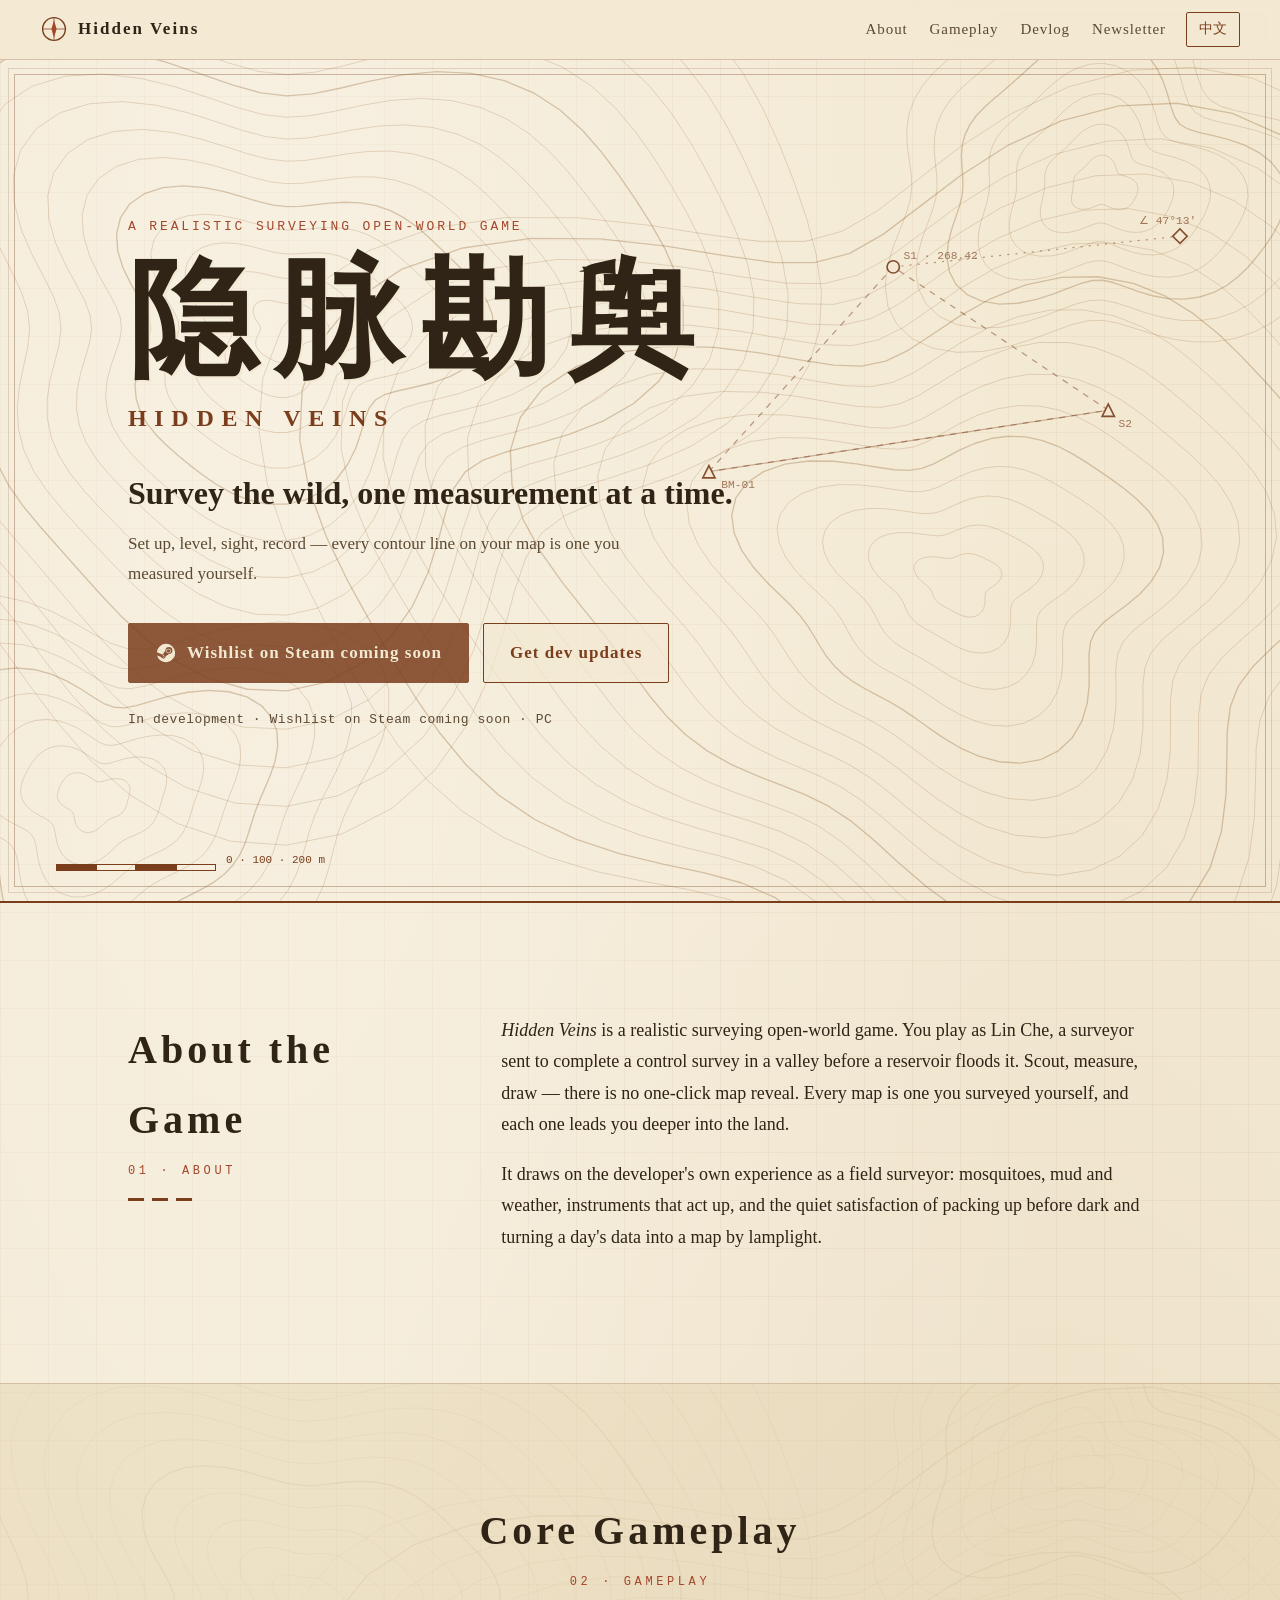
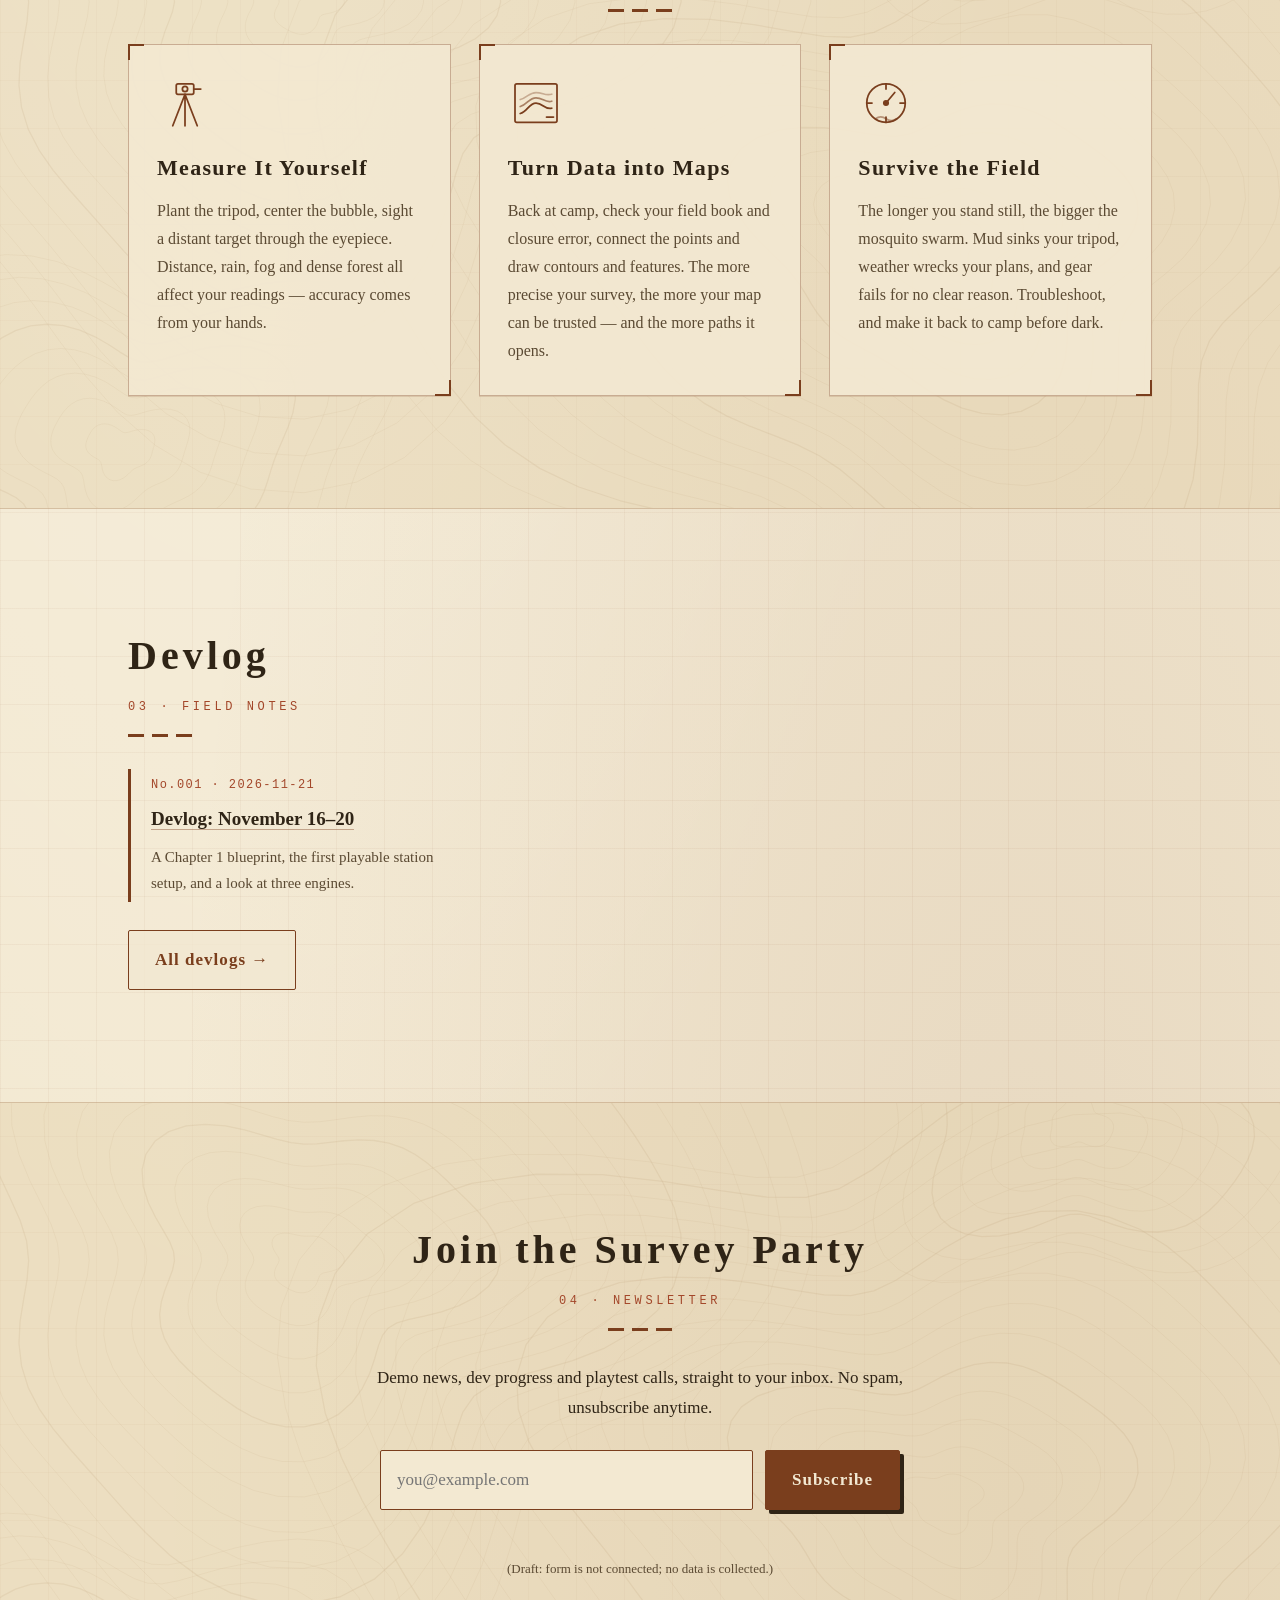
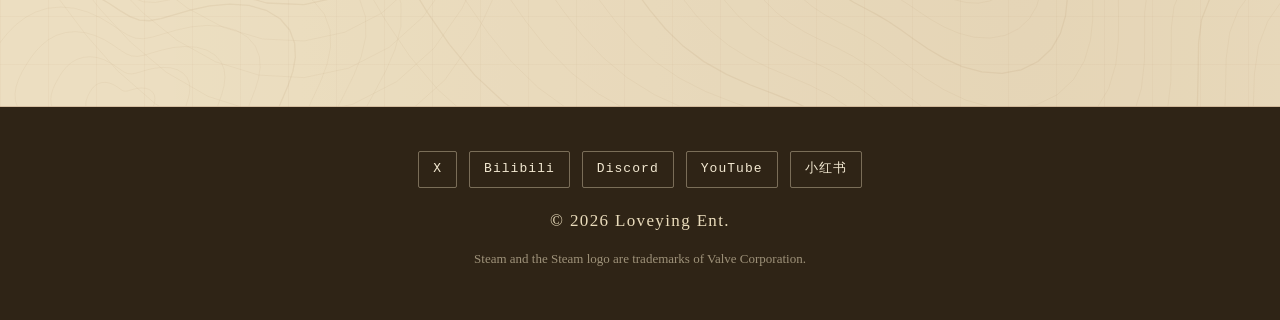
<file: index.html>
<!DOCTYPE html>
<html lang="en" data-lang="en">
<head>
<meta charset="utf-8">
<meta name="viewport" content="width=device-width, initial-scale=1">
<title>Hidden Veins · 隐脉勘舆</title>
<meta name="description" content="Hidden Veins: a realistic surveying open-world game. Scout, measure, draw — every map is one you surveyed yourself. 《隐脉勘舆》：以真实测绘为核心的开放世界游戏。踏勘、测量、绘图，每一张地图都由你亲手测出。">
<link rel="canonical" href="https://hiddenveins.loveying.ca/">
<meta property="og:title" content="Hidden Veins · 隐脉勘舆">
<meta property="og:description" content="Survey the wild, one measurement at a time. 把荒野亲手测成地图。">
<meta property="og:url" content="https://hiddenveins.loveying.ca/">
<meta property="og:type" content="website">
<!-- TODO: og:image 需等真实游戏画面或定稿主视觉 -->
<link rel="icon" href="data:image/svg+xml,%3Csvg xmlns='http://www.w3.org/2000/svg' viewBox='0 0 32 32'%3E%3Ccircle cx='16' cy='16' r='14' fill='%23f3e9d2' stroke='%237a3e1d' stroke-width='2'/%3E%3Cpath d='M16 4v24M4 16h24' stroke='%237a3e1d' stroke-width='1.5'/%3E%3Cpath d='M16 7l3 9-3 9-3-9z' fill='%23a3472a'/%3E%3C/svg%3E">
<link rel="stylesheet" href="assets/style.css">
</head>
<body>

<header class="topbar">
  <a class="brand" href="#top" aria-label="Hidden Veins home / 隐脉勘舆首页">
    <svg class="brand-mark" viewBox="0 0 32 32" aria-hidden="true"><circle cx="16" cy="16" r="13" fill="none" stroke="currentColor" stroke-width="1.6"/><path d="M16 3v26M3 16h26" stroke="currentColor" stroke-width="0.8"/><path d="M16 6l3 10-3 10-3-10z" fill="#a3472a"/></svg>
    <span class="i-zh">隐脉勘舆</span><span class="i-en">Hidden Veins</span>
  </a>
  <nav class="nav" aria-label="主导航">
    <a href="#about"><span class="i-zh">简介</span><span class="i-en">About</span></a>
    <a href="#features"><span class="i-zh">玩法</span><span class="i-en">Gameplay</span></a>
    <a href="devlog/"><span class="i-zh">开发日志</span><span class="i-en">Devlog</span></a>
    <a href="#subscribe"><span class="i-zh">订阅</span><span class="i-en">Newsletter</span></a>
  </nav>
  <button class="lang-toggle" type="button" id="langToggle" aria-label="Switch language / 切换语言">中文</button>
</header>

<main id="top">

  <!-- ============ 首屏 HERO ============ -->
  <section class="hero">
    <div class="hero-bg" aria-hidden="true"></div>
    <!-- 内联 SVG：测站、照准线、三角网（纯装饰） -->
    <svg class="hero-survey" viewBox="0 0 600 400" aria-hidden="true">
      <g fill="none" stroke="#7a3e1d" stroke-width="1.2">
        <path d="M80 320 L260 120 L470 260 Z" stroke-dasharray="6 6" opacity=".55"/>
        <path d="M260 120 L540 90" stroke-dasharray="2 6" opacity=".55"/>
        <path d="M80 320 L470 260" opacity=".4"/>
      </g>
      <g fill="#f3e9d2" stroke="#7a3e1d" stroke-width="1.6">
        <path d="M74 326 h12 l-6 -12z"/><circle cx="260" cy="120" r="6"/><path d="M464 266 h12 l-6 -12z"/><rect x="535" y="85" width="10" height="10" transform="rotate(45 540 90)"/>
      </g>
      <g font-family="ui-monospace,Menlo,monospace" font-size="11" fill="#7a3e1d" opacity=".75">
        <text x="92" y="336">BM-01</text><text x="270" y="112">S1 · 268.42</text><text x="480" y="276">S2</text><text x="500" y="78">∠ 47°13′</text>
      </g>
    </svg>

    <div class="hero-inner">
      <p class="eyebrow"><span class="i-zh">真实模拟测绘开放世界游戏</span><span class="i-en">A realistic surveying open-world game</span></p>
      <h1 class="title">
        <span class="title-zh">隐脉勘舆</span>
        <span class="title-en">Hidden Veins</span>
      </h1>
      <p class="tagline">
        <span class="i-zh">把荒野亲手测成地图。</span>
        <span class="i-en">Survey the wild, one measurement at a time.</span>
      </p>
      <p class="tagline-sub">
        <span class="i-zh">架三脚架、整平、照准、记手簿——地图上的每一条等高线，都是你自己量出来的。</span>
        <span class="i-en">Set up, level, sight, record — every contour line on your map is one you measured yourself.</span>
      </p>
      <div class="cta-row">
        <!-- 尚无公开 Steam 商店页，不放商店链接；页面公开后再改为 app 链接 -->
        <span class="btn btn-steam btn-soon" aria-disabled="true">
          <svg viewBox="0 0 24 24" aria-hidden="true"><path fill="currentColor" d="M12 2a10 10 0 0 0-9.96 9.1l5.36 2.22a2.8 2.8 0 0 1 1.6-.5l2.4-3.47v-.05a3.8 3.8 0 1 1 3.8 3.8h-.09l-3.42 2.44a2.84 2.84 0 0 1-5.62.6L2.3 14.6A10 10 0 1 0 12 2Zm-4.6 15.2-1.23-.51a2.13 2.13 0 1 0 1.16-2.9l1.27.53a1.57 1.57 0 1 1-1.2 2.88Zm9.85-7.4a2.53 2.53 0 1 0-2.53 2.53 2.53 2.53 0 0 0 2.53-2.53Zm-4.43 0a1.9 1.9 0 1 1 1.9 1.9 1.9 1.9 0 0 1-1.9-1.9Z"/></svg>
          <span class="i-zh">Steam 愿望单即将开放</span><span class="i-en">Wishlist on Steam coming soon</span>
        </span>
        <a class="btn btn-ghost" href="#subscribe"><span class="i-zh">订阅开发动态</span><span class="i-en">Get dev updates</span></a>
      </div>
      <p class="status-note">
        <span class="i-zh">开发中 · Steam 愿望单即将开放 · PC</span>
        <span class="i-en">In development · Wishlist on Steam coming soon · PC</span>
      </p>
    </div>
    <div class="scale-bar" aria-hidden="true"><span></span><span></span><span></span><span></span><em>0 · 100 · 200 m</em></div>
  </section>

  <!-- ============ 游戏简介 ============ -->
  <section class="section" id="about">
    <div class="wrap two-col">
      <div>
        <h2 class="sec-title"><span class="i-zh">关于游戏</span><span class="i-en">About the Game</span><small>01 · ABOUT</small></h2>
      </div>
      <div class="prose">
        <!-- 文案依据（只写已定且不剧透的事实）：
             类型：GDD v2.3 目录标题「真实模拟测绘开放世界游戏」；GDD_v2.3_EN.md「Realistic Surveying Open-World Game」。
             游戏名与主角：production/decisions.md N1；GDD 0.0 设定摘要（林澈，蓄水前控制测量）。
             发行窗口 / 新品节：现行 production/tasks.md、decisions.md 未写定，故不写具体日期。
             无公开 Steam 商店页，不放商店链接。不写 2.5D / 3D。 -->
        <p class="i-zh">《隐脉勘舆》是一款以真实测绘为核心的开放世界游戏。你将扮演测绘员林澈，在山谷被水库淹没之前，完成这里的控制测量。踏勘、测量、绘图——没有一键扫图，每一张地图都由你亲手测出，并带你走向这片土地的更深处。</p>
        <p class="i-en"><em>Hidden Veins</em> is a realistic surveying open-world game. You play as Lin Che, a surveyor sent to complete a control survey in a valley before a reservoir floods it. Scout, measure, draw — there is no one-click map reveal. Every map is one you surveyed yourself, and each one leads you deeper into the land.</p>
        <p class="i-zh">游戏取材于开发者本人的测绘工作经历：野外的蚊虫、泥泞与天气，出毛病的仪器，以及天黑前收工、在灯下把一天的数据绘成地图的那份踏实。</p>
        <p class="i-en">It draws on the developer's own experience as a field surveyor: mosquitoes, mud and weather, instruments that act up, and the quiet satisfaction of packing up before dark and turning a day's data into a map by lamplight.</p>
      </div>
    </div>
  </section>

  <!-- ============ 核心玩法 3 点 ============ -->
  <section class="section section-alt" id="features">
    <div class="wrap">
      <h2 class="sec-title center"><span class="i-zh">核心玩法</span><span class="i-en">Core Gameplay</span><small>02 · GAMEPLAY</small></h2>
      <div class="cards">
        <article class="card">
          <svg class="card-icon" viewBox="0 0 64 64" aria-hidden="true"><g fill="none" stroke="currentColor" stroke-width="2" stroke-linecap="round"><path d="M32 22 18 58M32 22l14 36M32 22v36"/><rect x="22" y="10" width="20" height="12" rx="2"/><path d="M42 16h8"/><circle cx="32" cy="16" r="3"/></g></svg>
          <h3><span class="i-zh">亲手测量</span><span class="i-en">Measure It Yourself</span></h3>
          <p class="i-zh">架设三脚架、调平气泡、对中测站，通过目镜照准远处的立标。距离、雨雾、密林遮挡都会影响读数——精度靠的是你的手感。</p>
          <p class="i-en">Plant the tripod, center the bubble, sight a distant target through the eyepiece. Distance, rain, fog and dense forest all affect your readings — accuracy comes from your hands.</p>
        </article>
        <article class="card">
          <svg class="card-icon" viewBox="0 0 64 64" aria-hidden="true"><g fill="none" stroke="currentColor" stroke-width="2" stroke-linecap="round"><rect x="8" y="10" width="48" height="44" rx="2"/><path d="M14 44c8-2 10-12 18-12s10 8 18 6"/><path d="M14 36c8-2 10-10 18-10s10 6 18 4" opacity=".6"/><path d="M14 28c8-2 10-8 18-8s10 4 18 2" opacity=".35"/><path d="M44 48h8"/></g></svg>
          <h3><span class="i-zh">把数据绘成地图</span><span class="i-en">Turn Data into Maps</span></h3>
          <p class="i-zh">回到营地整理手簿、检查闭合误差，连点成线、勾出等高线与地物。测得越准，地图越可靠，也越能为你指出新的道路。</p>
          <p class="i-en">Back at camp, check your field book and closure error, connect the points and draw contours and features. The more precise your survey, the more your map can be trusted — and the more paths it opens.</p>
        </article>
        <article class="card">
          <svg class="card-icon" viewBox="0 0 64 64" aria-hidden="true"><g fill="none" stroke="currentColor" stroke-width="2" stroke-linecap="round"><circle cx="32" cy="32" r="22"/><path d="M32 10v6M32 48v6M10 32h6M48 32h6"/><path d="M32 32 42 20" /><circle cx="32" cy="32" r="2.5" fill="currentColor"/><path d="M20 50c4-3 8-3 12 0s8 3 12 0" opacity=".5"/></g></svg>
          <h3><span class="i-zh">扛住野外</span><span class="i-en">Survive the Field</span></h3>
          <p class="i-zh">站得越久，蚊群越多；泥地让脚架下陷，天气打乱计划，仪器还会莫名出毛病。排查故障、在天黑前带着当天的数据回营地。</p>
          <p class="i-en">The longer you stand still, the bigger the mosquito swarm. Mud sinks your tripod, weather wrecks your plans, and gear fails for no clear reason. Troubleshoot, and make it back to camp before dark.</p>
        </article>
      </div>
      <!-- 注：以上三点基于概念文档 v2 合并版第 2–4 节，均为“待用户拍板”的草稿方向；商店页/官网只写发售时实际有的内容，上线前需与策划核对 -->
    </div>
  </section>

  <!-- ============ 开发日志（占位） ============ -->
  <section class="section" id="devlog">
    <div class="wrap">
      <h2 class="sec-title"><span class="i-zh">开发日志</span><span class="i-en">Devlog</span><small>03 · FIELD NOTES</small></h2>
      <!-- 开发日志：文章在 devlog/ 下，手写静态 HTML，中英对照（蓝帖风格） -->
      <div class="log-list">
        <article class="log">
          <div class="log-meta">No.001 · <time datetime="2026-11-21">2026-11-21</time></div>
          <h3><a href="devlog/2026-11-16-to-11-20.html"><span class="i-zh">开发日志：11 月 16–20 日</span><span class="i-en">Devlog: November 16–20</span></a></h3>
          <p class="i-zh">第一章蓝图、第一段能玩的架站操作，以及三款引擎的对比。</p>
          <p class="i-en">A Chapter 1 blueprint, the first playable station setup, and a look at three engines.</p>
        </article>
      </div>
      <p class="devlog-more"><a class="btn btn-ghost" href="devlog/"><span class="i-zh">查看全部开发日志 →</span><span class="i-en">All devlogs →</span></a></p>
    </div>
  </section>

  <!-- ============ 邮件订阅 ============ -->
  <section class="section section-alt" id="subscribe">
    <div class="wrap narrow center-text">
      <h2 class="sec-title center"><span class="i-zh">订阅开发动态</span><span class="i-en">Join the Survey Party</span><small>04 · NEWSLETTER</small></h2>
      <p class="i-zh">Demo 上线、开发进度和测试招募，第一时间发到你的邮箱。不发垃圾邮件，随时可退订。</p>
      <p class="i-en">Demo news, dev progress and playtest calls, straight to your inbox. No spam, unsubscribe anytime.</p>
      <!-- TODO: 邮件订阅后端 —— 尚未接入任何服务（可选 Buttondown / Mailchimp / Kit 等），接入前表单不会提交任何数据；需补隐私说明与退订链接 -->
      <form class="subscribe-form" id="subscribeForm" action="#" method="post" novalidate data-todo="newsletter-backend">
        <label class="sr-only" for="email">Email</label>
        <input id="email" name="email" type="email" required autocomplete="email" placeholder="you@example.com">
        <button class="btn btn-steam" type="submit"><span class="i-zh">订阅</span><span class="i-en">Subscribe</span></button>
      </form>
      <p class="form-msg" id="formMsg" role="status" aria-live="polite"></p>
      <p class="fine"><span class="i-zh">（草稿：表单尚未接入后端，不会收集任何数据）</span><span class="i-en">(Draft: form is not connected; no data is collected.)</span></p>
    </div>
  </section>

</main>

<footer class="footer">
  <div class="wrap footer-inner">
    <div class="social" aria-label="社交媒体">
      <!-- TODO: 社媒链接 —— 账号注册/确认后替换各 href（X、Bilibili、Discord、YouTube、小红书 等，按实际开通的保留） -->
      <a href="#" data-todo="social-x" aria-label="X / Twitter">X</a>
      <a href="#" data-todo="social-bilibili" aria-label="Bilibili">Bilibili</a>
      <a href="#" data-todo="social-discord" aria-label="Discord">Discord</a>
      <a href="#" data-todo="social-youtube" aria-label="YouTube">YouTube</a>
      <a href="#" data-todo="social-xiaohongshu" aria-label="小红书">小红书</a>
    </div>
    <!-- TODO: 媒体联系邮箱 / Press Kit 链接 -->
    <p class="copy">© 2026 Loveying Ent.</p>
    <p class="fine"><span class="i-zh">Steam 及 Steam 标志是 Valve Corporation 的商标。</span><span class="i-en">Steam and the Steam logo are trademarks of Valve Corporation.</span></p>
  </div>
</footer>

<script src="assets/main.js"></script>
</body>
</html>
</file>
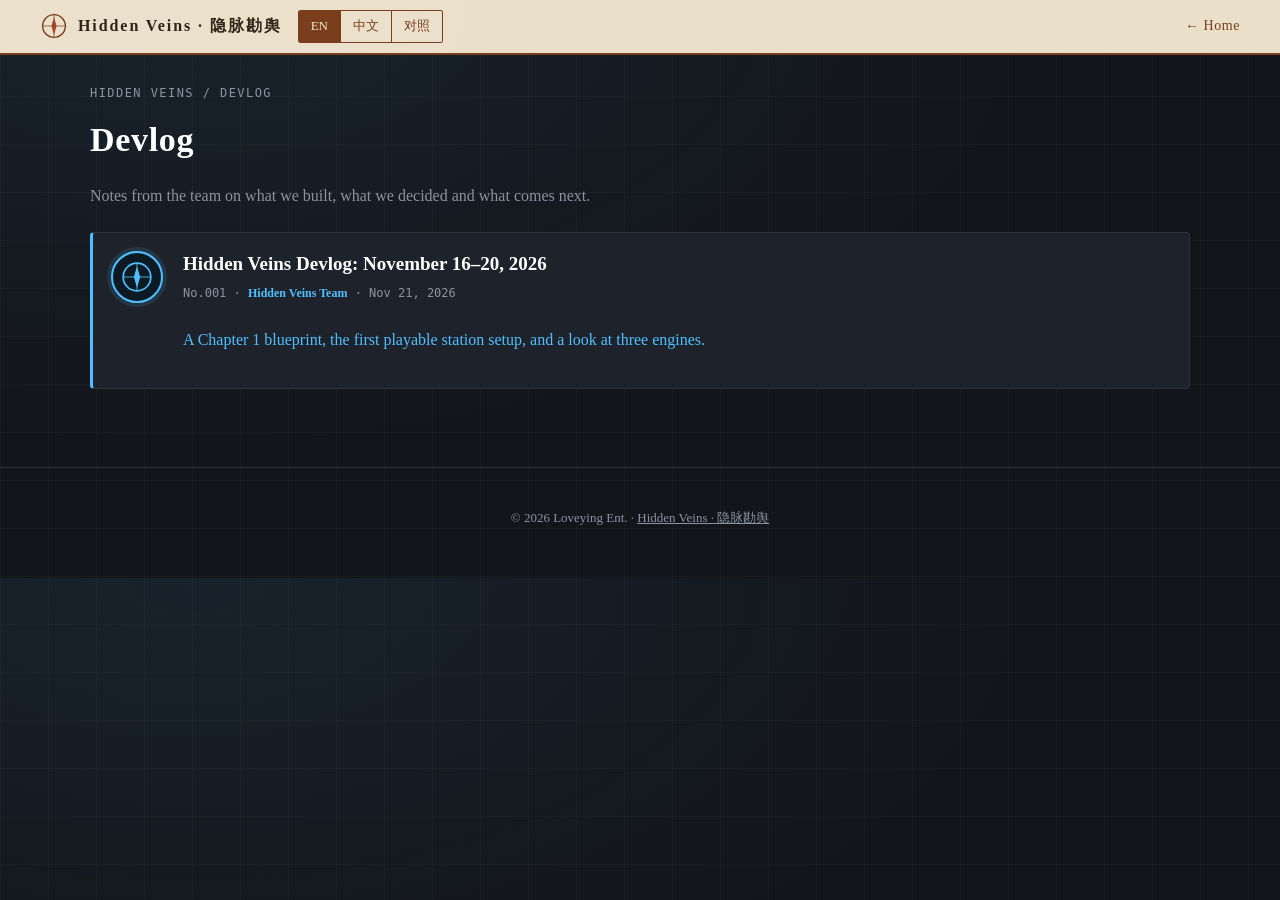
<file: devlog/index.html>
<!DOCTYPE html>
<html lang="en" data-view="en">
<head>
<meta charset="utf-8">
<meta name="viewport" content="width=device-width, initial-scale=1">
<title>Devlog · Hidden Veins · 隐脉勘舆开发日志</title>
<link rel="canonical" href="https://hiddenveins.loveying.ca/devlog/">
<meta name="description" content="Development notes for Hidden Veins, in English and Chinese. 《隐脉勘舆》开发日志，中英对照。">
<link rel="icon" href="data:image/svg+xml,%3Csvg xmlns='http://www.w3.org/2000/svg' viewBox='0 0 32 32'%3E%3Ccircle cx='16' cy='16' r='14' fill='%23f3e9d2' stroke='%237a3e1d' stroke-width='2'/%3E%3Cpath d='M16 4v24M4 16h24' stroke='%237a3e1d' stroke-width='1.5'/%3E%3Cpath d='M16 7l3 9-3 9-3-9z' fill='%23a3472a'/%3E%3C/svg%3E">
<link rel="stylesheet" href="../assets/style.css">
<link rel="stylesheet" href="../assets/devlog.css">
</head>
<body class="devlog">
<header class="dl-top">
  <a class="brand" href="../" aria-label="Hidden Veins home / 隐脉勘舆首页"><svg class="brand-mark" viewBox="0 0 32 32" aria-hidden="true"><circle cx="16" cy="16" r="13" fill="none" stroke="currentColor" stroke-width="1.6"/><path d="M16 3v26M3 16h26" stroke="currentColor" stroke-width="0.8"/><path d="M16 6l3 10-3 10-3-10z" fill="#a3472a"/></svg><span>Hidden Veins · 隐脉勘舆</span></a>
  <div class="view-toggle" role="group" aria-label="Language view / 语言视图">
    <button type="button" data-view="en" aria-pressed="true">EN</button><button type="button" data-view="zh" aria-pressed="false">中文</button><button type="button" data-view="both" aria-pressed="false">对照</button>
  </div>
  <a class="back" href="../">← <span class="en">Home</span><span class="zh">返回首页</span></a>
</header>
<main class="dl-wrap">
  <p class="crumbs"><a href="../">Hidden Veins</a> / Devlog</p>
  <div class="list-head">
    <h1 class="thread-title">Devlog<span class="zh" lang="zh-CN">开发日志</span></h1>
    <div class="pair"><p class="en" lang="en">Notes from the team on what we built, what we decided and what comes next.</p><p class="zh" lang="zh-CN">开发组的工作记录：做了什么、定了什么、下一步做什么。</p></div>
  </div>
  <a class="thread" href="2026-11-16-to-11-20.html">
    <div class="avatar"><svg viewBox="0 0 32 32" aria-hidden="true"><circle cx="16" cy="16" r="13" fill="none" stroke="currentColor" stroke-width="1.6"/><path d="M16 3v26M3 16h26" stroke="currentColor" stroke-width="0.8"/><path d="M16 6l3 10-3 10-3-10z" fill="currentColor"/></svg></div>
    <div>
      <h2>Hidden Veins Devlog: November 16–20, 2026<span class="zh" lang="zh-CN">《隐脉勘舆》开发日志：2026 年 11 月 16 日–20 日</span></h2>
      <div class="meta">No.001 · <b><span class="en">Hidden Veins Team</span><span class="zh">隐脉勘舆开发组</span></b> · <time datetime="2026-11-21">Nov 21, 2026</time></div>
      <div class="pair"><p class="en" lang="en">A Chapter 1 blueprint, the first playable station setup, and a look at three engines.</p><p class="zh" lang="zh-CN">第一章蓝图、第一段能玩的架站操作，以及三款引擎的对比。</p></div>
    </div>
  </a>
</main>
<footer class="dl-footer">
  <p>© 2026 Loveying Ent. · <a href="../">Hidden Veins · 隐脉勘舆</a></p>
</footer>
<script src="../assets/devlog.js"></script>
</body>
</html>
</file>
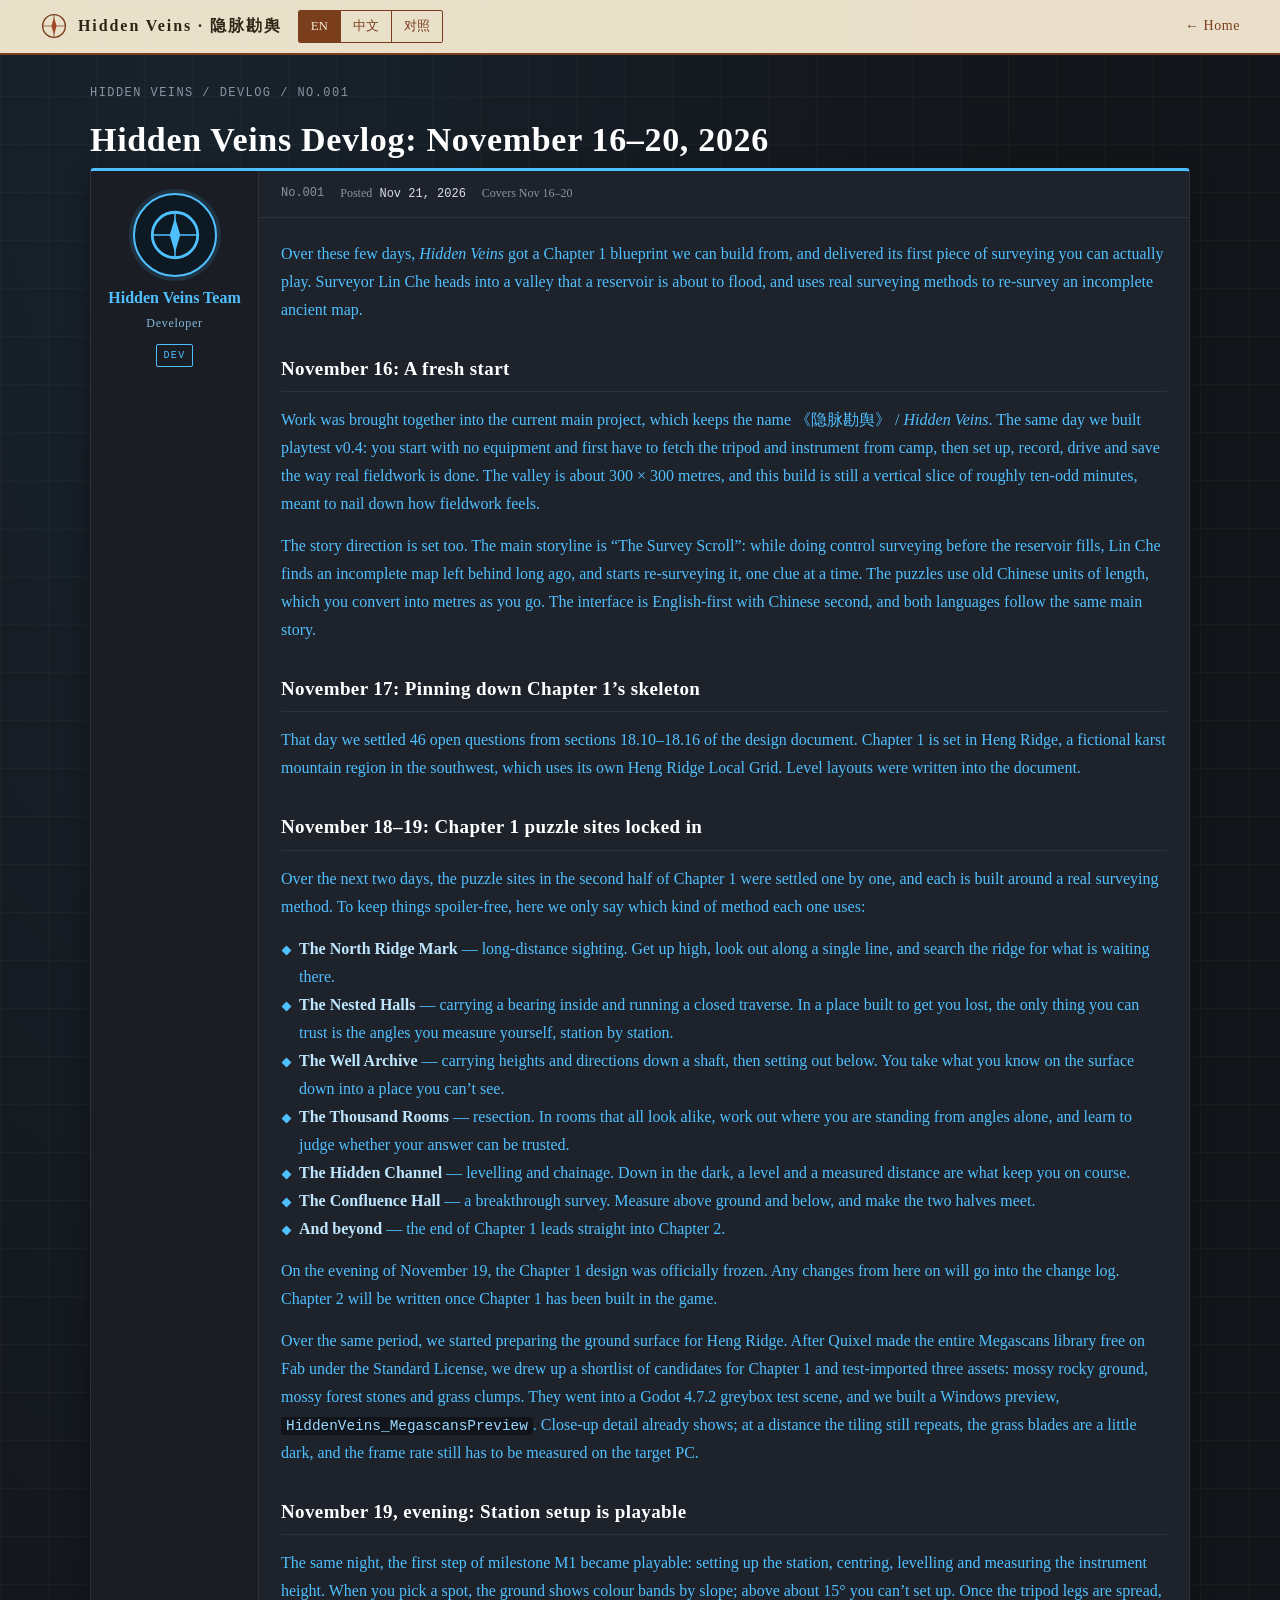
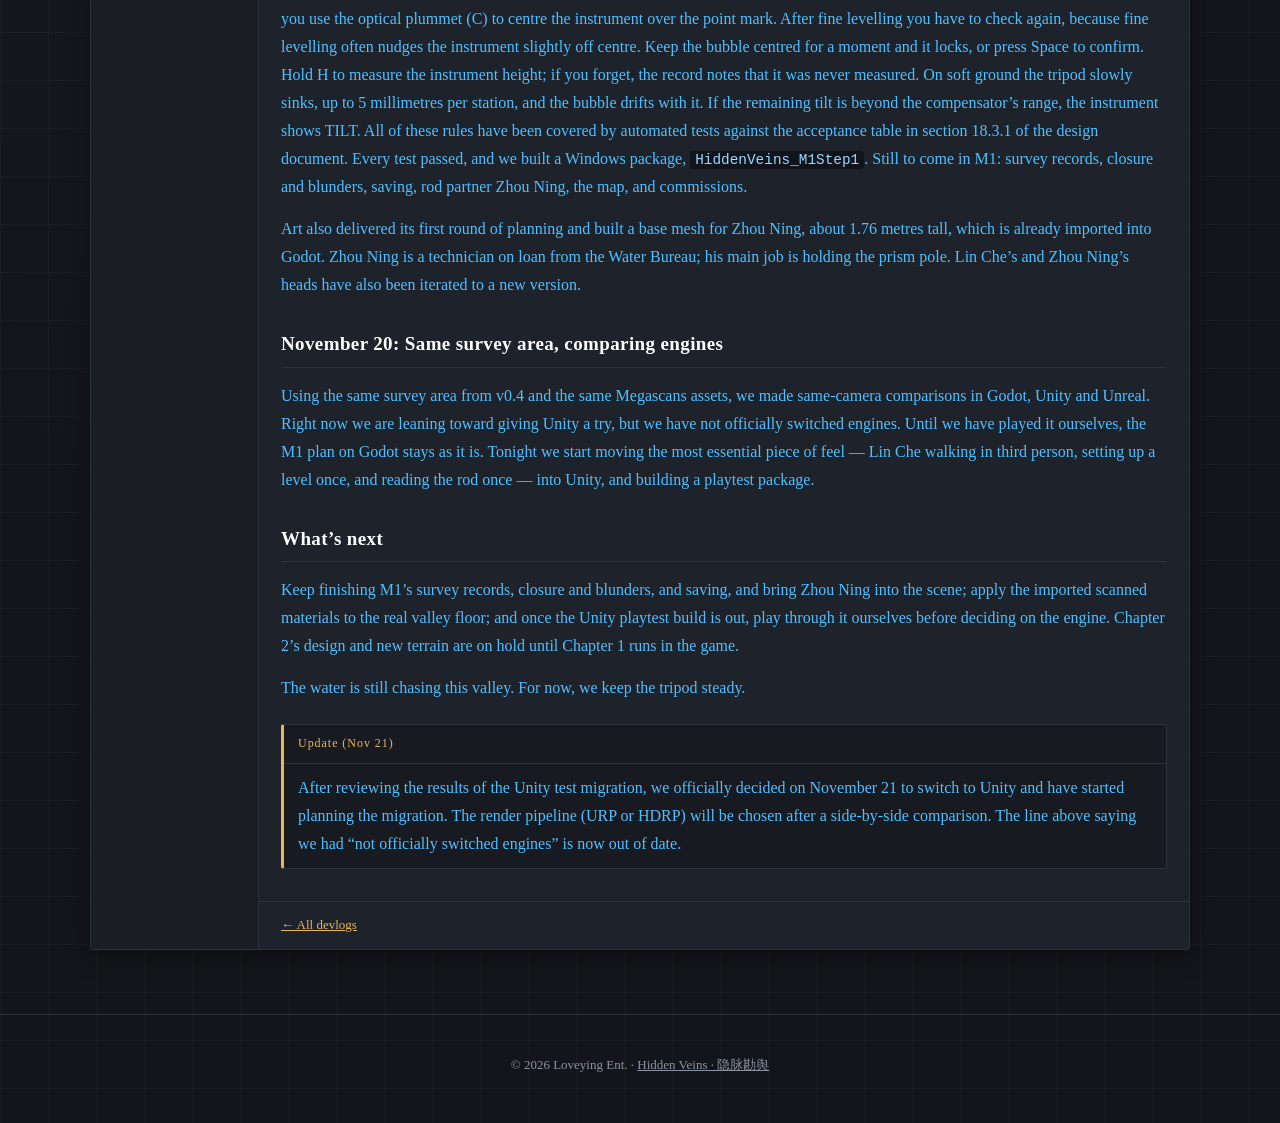
<file: devlog/2026-11-16-to-11-20.html>
<!DOCTYPE html>
<html lang="en" data-view="en">
<head>
<meta charset="utf-8">
<meta name="viewport" content="width=device-width, initial-scale=1">
<title>Hidden Veins Devlog: November 16–20, 2026 · 隐脉勘舆开发日志</title>
<link rel="canonical" href="https://hiddenveins.loveying.ca/devlog/2026-11-16-to-11-20.html">
<meta name="description" content="Hidden Veins devlog, Nov 16–20, 2026: a Chapter 1 blueprint and the first playable station setup. 《隐脉勘舆》开发日志 2026 年 11 月 16–20 日。">
<link rel="icon" href="data:image/svg+xml,%3Csvg xmlns='http://www.w3.org/2000/svg' viewBox='0 0 32 32'%3E%3Ccircle cx='16' cy='16' r='14' fill='%23f3e9d2' stroke='%237a3e1d' stroke-width='2'/%3E%3Cpath d='M16 4v24M4 16h24' stroke='%237a3e1d' stroke-width='1.5'/%3E%3Cpath d='M16 7l3 9-3 9-3-9z' fill='%23a3472a'/%3E%3C/svg%3E">
<link rel="stylesheet" href="../assets/style.css">
<link rel="stylesheet" href="../assets/devlog.css">
</head>
<body class="devlog">
<header class="dl-top">
  <a class="brand" href="../" aria-label="Hidden Veins home / 隐脉勘舆首页"><svg class="brand-mark" viewBox="0 0 32 32" aria-hidden="true"><circle cx="16" cy="16" r="13" fill="none" stroke="currentColor" stroke-width="1.6"/><path d="M16 3v26M3 16h26" stroke="currentColor" stroke-width="0.8"/><path d="M16 6l3 10-3 10-3-10z" fill="#a3472a"/></svg><span>Hidden Veins · 隐脉勘舆</span></a>
  <div class="view-toggle" role="group" aria-label="Language view / 语言视图">
    <button type="button" data-view="en" aria-pressed="true">EN</button><button type="button" data-view="zh" aria-pressed="false">中文</button><button type="button" data-view="both" aria-pressed="false">对照</button>
  </div>
  <a class="back" href="../">← <span class="en">Home</span><span class="zh">返回首页</span></a>
</header>
<main class="dl-wrap">
  <p class="crumbs"><a href="../">Hidden Veins</a> / <a href="./">Devlog</a> / No.001</p>
  <h1 class="thread-title">Hidden Veins Devlog: November 16–20, 2026<span class="zh" lang="zh-CN">《隐脉勘舆》开发日志：2026 年 11 月 16 日–20 日</span></h1>
  <article class="post">
    <aside class="author">
      <div class="avatar"><svg viewBox="0 0 32 32" aria-hidden="true"><circle cx="16" cy="16" r="13" fill="none" stroke="currentColor" stroke-width="1.6"/><path d="M16 3v26M3 16h26" stroke="currentColor" stroke-width="0.8"/><path d="M16 6l3 10-3 10-3-10z" fill="currentColor"/></svg></div>
      <div>
        <div class="author-name"><span class="en">Hidden Veins Team</span><span class="zh">隐脉勘舆开发组</span></div>
        <div class="author-title"><span class="en">Developer</span><span class="zh">开发者</span></div>
        <span class="author-badge">DEV</span>
      </div>
    </aside>
    <div class="post-main">
      <div class="post-meta"><span>No.001</span><span><span class="en">Posted</span><span class="zh">发布于</span> <time datetime="2026-11-21">Nov 21, 2026</time></span><span><span class="en">Covers Nov 16–20</span><span class="zh">记录 11 月 16–20 日</span></span></div>
      <div class="post-body">
<div class="pair"><p class="en" lang="en">Over these few days, <em>Hidden Veins</em> got a Chapter 1 blueprint we can build from, and delivered its first piece of surveying you can actually play. Surveyor Lin Che heads into a valley that a reservoir is about to flood, and uses real surveying methods to re-survey an incomplete ancient map.</p><p class="zh" lang="zh-CN">这几天，《隐脉勘舆》（Hidden Veins）有了可以按图施工的第一章蓝图，也交出了第一段真正能玩的测量操作。测量员林澈将走进即将被水库淹没的山谷，用真实的测绘方法，把一张残缺的古舆图重新测出来。</p></div>
<h2><span class="en" lang="en">November 16: A fresh start</span><span class="zh" lang="zh-CN">11 月 16 日：项目重新出发</span></h2>
<div class="pair"><p class="en" lang="en">Work was brought together into the current main project, which keeps the name 《隐脉勘舆》 / <em>Hidden Veins</em>. The same day we built playtest v0.4: you start with no equipment and first have to fetch the tripod and instrument from camp, then set up, record, drive and save the way real fieldwork is done. The valley is about 300 × 300 metres, and this build is still a vertical slice of roughly ten-odd minutes, meant to nail down how fieldwork feels.</p><p class="zh" lang="zh-CN">工作合并到现在的主项目，游戏名沿用《隐脉勘舆》/ Hidden Veins。同一天打出了试玩版 v0.4：开局身上没有器材，要先去营地取三脚架和仪器，再按外业习惯架站、记录、开车和存档。山谷约 300 × 300 米，这一版仍是大约十几分钟的垂直切片，用来立住外业手感。</p></div>
<div class="pair"><p class="en" lang="en">The story direction is set too. The main storyline is “The Survey Scroll”: while doing control surveying before the reservoir fills, Lin Che finds an incomplete map left behind long ago, and starts re-surveying it, one clue at a time. The puzzles use old Chinese units of length, which you convert into metres as you go. The interface is English-first with Chinese second, and both languages follow the same main story.</p><p class="zh" lang="zh-CN">故事方向也定了。主线是「舆图残卷」：蓄水前的控制测量里，林澈发现一张古人留下的残缺舆图，于是顺着图上的线索一点点重测。谜题里用的是古代的长度单位，要边算边换成米。界面以英文为主、中文为辅，中英文走同一条主线。</p></div>
<h2><span class="en" lang="en">November 17: Pinning down Chapter 1’s skeleton</span><span class="zh" lang="zh-CN">11 月 17 日：把第一章的骨架钉住</span></h2>
<div class="pair"><p class="en" lang="en">That day we settled 46 open questions from sections 18.10–18.16 of the design document. Chapter 1 is set in Heng Ridge, a fictional karst mountain region in the southwest, which uses its own Heng Ridge Local Grid. Level layouts were written into the document.</p><p class="zh" lang="zh-CN">这一天拍板了设计文档第 18.10–18.16 节共 46 个问题。第一章的舞台是虚构的西南喀斯特山区衡岭（Heng Ridge），采用衡岭独立坐标系。关卡落位写进了文档。</p></div>
<h2><span class="en" lang="en">November 18–19: Chapter 1 puzzle sites locked in</span><span class="zh" lang="zh-CN">11 月 18–19 日：第一章谜题遗迹定稿</span></h2>
<div class="pair"><p class="en" lang="en">Over the next two days, the puzzle sites in the second half of Chapter 1 were settled one by one, and each is built around a real surveying method. To keep things spoiler-free, here we only say which kind of method each one uses:</p><p class="zh" lang="zh-CN">接下来两天，第一章后半的谜题遗迹一处一处定下来，每处都对应一种真实的测量方法。为了不剧透，这里只说每处用的是哪类方法：</p></div>
<ul class="pairs"><li class="pair"><p class="en" lang="en"><strong>The North Ridge Mark</strong> — long-distance sighting. Get up high, look out along a single line, and search the ridge for what is waiting there.</p><p class="zh" lang="zh-CN"><strong>北脊刻字</strong>：远距离照准。登上高处，沿一条视线望出去，在山脊上寻找等着你的东西。</p></li><li class="pair"><p class="en" lang="en"><strong>The Nested Halls</strong> — carrying a bearing inside and running a closed traverse. In a place built to get you lost, the only thing you can trust is the angles you measure yourself, station by station.</p><p class="zh" lang="zh-CN"><strong>回字廊</strong>：方位传递与闭合导线。在一个专门让人迷路的地方，唯一能信的，是你自己一站一站测出来的角度。</p></li><li class="pair"><p class="en" lang="en"><strong>The Well Archive</strong> — carrying heights and directions down a shaft, then setting out below. You take what you know on the surface down into a place you can’t see.</p><p class="zh" lang="zh-CN"><strong>天井藏经洞</strong>：竖井传递高程和方向，再在井下放样。把地面上已知的东西，带进看不见的深处。</p></li><li class="pair"><p class="en" lang="en"><strong>The Thousand Rooms</strong> — resection. In rooms that all look alike, work out where you are standing from angles alone, and learn to judge whether your answer can be trusted.</p><p class="zh" lang="zh-CN"><strong>千室厅</strong>：后方交会。在长得一模一样的房间里，只凭测角弄清自己站在哪里，还要学会判断这个结果靠不靠得住。</p></li><li class="pair"><p class="en" lang="en"><strong>The Hidden Channel</strong> — levelling and chainage. Down in the dark, a level and a measured distance are what keep you on course.</p><p class="zh" lang="zh-CN"><strong>暗渠</strong>：水准测量与量里程。在黑暗里，靠水准仪和量出来的距离认路。</p></li><li class="pair"><p class="en" lang="en"><strong>The Confluence Hall</strong> — a breakthrough survey. Measure above ground and below, and make the two halves meet.</p><p class="zh" lang="zh-CN"><strong>汇水殿</strong>：贯通测量。地上、地下各测一段，让两边的成果严丝合缝地对上。</p></li><li class="pair"><p class="en" lang="en"><strong>And beyond</strong> — the end of Chapter 1 leads straight into Chapter 2.</p><p class="zh" lang="zh-CN"><strong>再往后</strong>：第一章的终点，直接通向第二章。</p></li></ul>
<div class="pair"><p class="en" lang="en">On the evening of November 19, the Chapter 1 design was officially frozen. Any changes from here on will go into the change log. Chapter 2 will be written once Chapter 1 has been built in the game.</p><p class="zh" lang="zh-CN">11 月 19 日傍晚，第一章设计正式冻结。之后若再改，会记进变更记录。第二章等第一章在游戏里做出来再写。</p></div>
<div class="pair"><p class="en" lang="en">Over the same period, we started preparing the ground surface for Heng Ridge. After Quixel made the entire Megascans library free on Fab under the Standard License, we drew up a shortlist of candidates for Chapter 1 and test-imported three assets: mossy rocky ground, mossy forest stones and grass clumps. They went into a Godot 4.7.2 greybox test scene, and we built a Windows preview, <code>HiddenVeins_MegascansPreview</code>. Close-up detail already shows; at a distance the tiling still repeats, the grass blades are a little dark, and the frame rate still has to be measured on the target PC.</p><p class="zh" lang="zh-CN">同一时期，我们开始给衡岭准备地表。Quixel 把整套 Megascans 在 Fab 上按标准许可免费开放后，先为第一章列了候选清单，并试着导入了三件：苔藓岩地、苔藓林石和草丛。它们进了 Godot 4.7.2 的灰盒测试场景，也打出了 Windows 预览版 <code>HiddenVeins_MegascansPreview</code>。近处细节已经能看出来；远处平铺还有重复，草叶偏暗，帧率也还要在目标电脑上实测。</p></div>
<h2><span class="en" lang="en">November 19, evening: Station setup is playable</span><span class="zh" lang="zh-CN">11 月 19 日晚：架站可以玩了</span></h2>
<div class="pair"><p class="en" lang="en">The same night, the first step of milestone M1 became playable: setting up the station, centring, levelling and measuring the instrument height. When you pick a spot, the ground shows colour bands by slope; above about 15° you can’t set up. Once the tripod legs are spread, you use the optical plummet (C) to centre the instrument over the point mark. After fine levelling you have to check again, because fine levelling often nudges the instrument slightly off centre. Keep the bubble centred for a moment and it locks, or press Space to confirm. Hold H to measure the instrument height; if you forget, the record notes that it was never measured. On soft ground the tripod slowly sinks, up to 5 millimetres per station, and the bubble drifts with it. If the remaining tilt is beyond the compensator’s range, the instrument shows TILT. All of these rules have been covered by automated tests against the acceptance table in section 18.3.1 of the design document. Every test passed, and we built a Windows package, <code>HiddenVeins_M1Step1</code>. Still to come in M1: survey records, closure and blunders, saving, rod partner Zhou Ning, the map, and commissions.</p><p class="zh" lang="zh-CN">同一晚，里程碑 M1 的第一步做到了可玩：架站、对中、调平、量仪器高。选点时地面会按坡度给出色带，超过约 15° 就不能架。展开脚架后，要用对中器（C）把仪器中心对到点位标志上；精平之后还要复查，因为精平常会让仪器中心微微挪开。气泡居中并保持片刻即可锁定，也可以按空格确认。按住 H 量仪器高；若忘了量，记录里会记下没有量过。软土上脚架会缓慢下沉，单站最多 5 毫米，气泡也会跟着走。残余倾斜超出补偿器范围时，仪器会提示 TILT。上述规则已按设计文档第 18.3.1 节验收表做了自动测试，全部通过，并打出了 Windows 包 <code>HiddenVeins_M1Step1</code>。M1 后面还有测量记录、闭合与粗差、存档、跑尺搭档周宁、地图和委托。</p></div>
<div class="pair"><p class="en" lang="en">Art also delivered its first round of planning and built a base mesh for Zhou Ning, about 1.76 metres tall, which is already imported into Godot. Zhou Ning is a technician on loan from the Water Bureau; his main job is holding the prism pole. Lin Che’s and Zhou Ning’s heads have also been iterated to a new version.</p><p class="zh" lang="zh-CN">美术也交了第一轮规划，并做出了周宁约 1.76 米的底模，已导入 Godot。周宁是水利站借来的技术员，主要工作是立棱镜杆。林澈和周宁的头部也迭代到了新一版。</p></div>
<h2><span class="en" lang="en">November 20: Same survey area, comparing engines</span><span class="zh" lang="zh-CN">11 月 20 日：同一测区，比较引擎</span></h2>
<div class="pair"><p class="en" lang="en">Using the same survey area from v0.4 and the same Megascans assets, we made same-camera comparisons in Godot, Unity and Unreal. Right now we are leaning toward giving Unity a try, but we have not officially switched engines. Until we have played it ourselves, the M1 plan on Godot stays as it is. Tonight we start moving the most essential piece of feel — Lin Che walking in third person, setting up a level once, and reading the rod once — into Unity, and building a playtest package.</p><p class="zh" lang="zh-CN">我们用 v0.4 的同一块测区、同一套 Megascans 素材，在 Godot、Unity 和 Unreal 里做了同机位对比。目前更倾向于试一试 Unity，但还没有正式换引擎。在亲手试玩之前，Godot 上的 M1 安排不变。今晚开始把最核心的一段手感——林澈第三人称走路、架一次水准仪、读一次尺——迁到 Unity 里，打一个试玩包。</p></div>
<h2><span class="en" lang="en">What’s next</span><span class="zh" lang="zh-CN">下一步</span></h2>
<div class="pair"><p class="en" lang="en">Keep finishing M1’s survey records, closure and blunders, and saving, and bring Zhou Ning into the scene; apply the imported scanned materials to the real valley floor; and once the Unity playtest build is out, play through it ourselves before deciding on the engine. Chapter 2’s design and new terrain are on hold until Chapter 1 runs in the game.</p><p class="zh" lang="zh-CN">继续完成 M1 的测量记录、闭合与粗差、存档，并让周宁走进场景；把已导入的扫描材质用到真正的河谷地面上；等 Unity 试玩包出来，亲手走一遍后再决定引擎。第二章的设计和新的地形先放下，等第一章在游戏里跑通。</p></div>
<div class="pair"><p class="en" lang="en">The water is still chasing this valley. For now, we keep the tripod steady.</p><p class="zh" lang="zh-CN">这条河谷还在被水追着。我们先把脚架支稳。</p></div>
<div class="quote" role="note"><div class="quote-head"><span class="en">Update (Nov 21)</span><span class="zh">更新（11 月 21 日）</span></div><div class="pair"><p class="en" lang="en">After reviewing the results of the Unity test migration, we officially decided on November 21 to switch to Unity and have started planning the migration. The render pipeline (URP or HDRP) will be chosen after a side-by-side comparison. The line above saying we had “not officially switched engines” is now out of date.</p><p class="zh" lang="zh-CN">看完 Unity 试迁移的结果后，我们在 11 月 21 日正式决定换用 Unity，并开始计划迁移。渲染管线（URP 或 HDRP）等同机位对比后再定。上文 11 月 20 日一节「还没有正式换引擎」的说法已经过时。</p></div></div>
      </div>
      <div class="post-foot"><a href="./"><span class="en">← All devlogs</span><span class="zh">← 全部开发日志</span></a></div>
    </div>
  </article>
</main>
<footer class="dl-footer">
  <p>© 2026 Loveying Ent. · <a href="../">Hidden Veins · 隐脉勘舆</a></p>
</footer>
<script src="../assets/devlog.js"></script>
</body>
</html>
</file>
<file: assets/style.css>
/* Hidden Veins site · 测绘 / 地形图风格 · 无外部资源 */
:root{
  --paper:#f3e9d2; --paper-2:#eadcbc; --paper-3:#e2d1aa;
  --ink:#2f2416; --ink-soft:#5b4a33; --sepia:#7a3e1d; --vermilion:#a3472a;
  --contour:#8a5a2b; --forest:#3f5a3a; --water:#4c6f7f;
  --serif:"Noto Serif SC","Noto Serif CJK SC","Source Han Serif SC","Songti SC","STSong",Georgia,"Times New Roman",serif;
  --mono:ui-monospace,"SFMono-Regular",Menlo,Consolas,monospace;
  --maxw:1120px;
}
*{box-sizing:border-box}
html{scroll-behavior:smooth}
body{margin:0;font-family:var(--serif);color:var(--ink);line-height:1.75;font-size:17px;
  background:var(--paper);
  background-image:
    radial-gradient(ellipse at 20% 10%, rgba(255,255,255,.35), transparent 60%),
    radial-gradient(ellipse at 80% 90%, rgba(122,62,29,.10), transparent 60%),
    linear-gradient(rgba(122,62,29,.05) 1px, transparent 1px),
    linear-gradient(90deg, rgba(122,62,29,.05) 1px, transparent 1px);
  background-size:auto,auto,48px 48px,48px 48px;
}
a{color:var(--sepia)}
.sr-only{position:absolute;width:1px;height:1px;overflow:hidden;clip:rect(0 0 0 0)}

/* 语言切换 */
html[data-lang="zh"] .i-en{display:none!important}
html[data-lang="en"] .i-zh{display:none!important}

/* 顶栏 */
.topbar{position:sticky;top:0;z-index:20;display:flex;align-items:center;gap:20px;padding:12px clamp(16px,4vw,40px);
  background:rgba(243,233,210,.92);backdrop-filter:blur(6px);border-bottom:1px solid rgba(122,62,29,.25)}
.brand{display:flex;align-items:center;gap:10px;text-decoration:none;color:var(--ink);font-weight:700;letter-spacing:.12em}
.brand-mark{width:28px;height:28px;color:var(--sepia)}
.nav{display:flex;gap:22px;margin-left:auto}
.nav a{text-decoration:none;color:var(--ink-soft);font-size:15px;letter-spacing:.06em}
.nav a:hover{color:var(--vermilion)}
.lang-toggle{font:inherit;font-size:14px;padding:4px 12px;border:1px solid var(--sepia);background:transparent;color:var(--sepia);border-radius:2px;cursor:pointer}
.lang-toggle:hover{background:var(--sepia);color:var(--paper)}

/* HERO */
.hero{position:relative;min-height:calc(100vh - 57px);min-height:calc(100svh - 57px);display:flex;align-items:center;overflow:hidden;
  border-bottom:2px solid var(--sepia)}
.hero-bg{position:absolute;inset:0;background:url("contours.svg") center/cover no-repeat;opacity:.95}
.hero::before{content:"";position:absolute;inset:14px;border:1px solid rgba(122,62,29,.35);outline:1px solid rgba(122,62,29,.18);outline-offset:5px;pointer-events:none}
.hero-survey{position:absolute;right:3%;top:10%;width:min(48vw,620px);opacity:.9}
.hero-inner{position:relative;max-width:var(--maxw);width:100%;margin:0 auto;padding:80px clamp(20px,5vw,48px)}
.eyebrow{font-family:var(--mono);font-size:13px;letter-spacing:.22em;text-transform:uppercase;color:var(--vermilion);margin:0 0 12px}
.title{margin:0;line-height:1.1}
.title-zh{display:block;font-size:clamp(56px,10vw,128px);letter-spacing:.14em;font-weight:900;color:var(--ink);
  text-shadow:2px 2px 0 rgba(243,233,210,.9)}
.title-en{display:block;margin-top:14px;font-size:clamp(16px,2.2vw,24px);letter-spacing:.32em;text-transform:uppercase;color:var(--sepia);font-weight:600}
.tagline{font-size:clamp(22px,3vw,32px);margin:34px 0 8px;font-weight:700}
.tagline-sub{max-width:560px;color:var(--ink-soft);margin:0 0 34px}
.cta-row{display:flex;flex-wrap:wrap;gap:14px}
.btn{display:inline-flex;align-items:center;gap:10px;padding:14px 26px;font:inherit;font-size:17px;font-weight:700;letter-spacing:.06em;text-decoration:none;border-radius:2px;cursor:pointer;transition:transform .15s, box-shadow .15s}
.btn svg{width:22px;height:22px}
.btn-steam{background:var(--sepia);color:var(--paper);border:1px solid var(--sepia);box-shadow:4px 4px 0 var(--ink)}
.btn-steam:hover{transform:translate(-2px,-2px);box-shadow:6px 6px 0 var(--ink)}
.btn-soon{cursor:default;opacity:.85;box-shadow:none}
.btn-soon:hover{transform:none;box-shadow:none}
.btn-ghost{background:rgba(243,233,210,.7);color:var(--sepia);border:1px solid var(--sepia)}
.btn-ghost:hover{background:var(--paper-2)}
.status-note{margin-top:26px;font-family:var(--mono);font-size:13px;color:var(--ink-soft);letter-spacing:.04em}
.scale-bar{position:absolute;left:clamp(24px,5vw,56px);bottom:30px;display:flex;align-items:flex-end;font-family:var(--mono);font-size:11px;color:var(--sepia)}
.scale-bar span{width:40px;height:7px;border:1px solid var(--sepia)}
.scale-bar span:nth-child(odd){background:var(--sepia)}
.scale-bar em{font-style:normal;margin-left:10px}
.nudge{animation:nudge .5s}
@keyframes nudge{25%{transform:translateX(-4px)}75%{transform:translateX(4px)}}

/* 通用区块 */
.section{padding:clamp(64px,9vw,112px) 0;position:relative}
.section-alt{background:rgba(226,209,170,.45);border-top:1px solid rgba(122,62,29,.2);border-bottom:1px solid rgba(122,62,29,.2)}
.section-alt::before{content:"";position:absolute;inset:0;background:url("contours.svg") center/cover;opacity:.25;pointer-events:none}
.wrap{position:relative;max-width:var(--maxw);margin:0 auto;padding:0 clamp(20px,5vw,48px)}
.wrap.narrow{max-width:680px}
.center-text{text-align:center}
.sec-title{font-size:clamp(28px,4vw,40px);margin:0 0 32px;letter-spacing:.1em;position:relative}
.sec-title small{display:block;font-family:var(--mono);font-size:12px;letter-spacing:.3em;color:var(--vermilion);font-weight:400;margin-top:6px}
.sec-title.center{text-align:center}
.sec-title::after{content:"";display:block;width:64px;height:3px;margin-top:16px;background:repeating-linear-gradient(90deg,var(--sepia) 0 16px,transparent 16px 24px)}
.sec-title.center::after{margin-left:auto;margin-right:auto}
.two-col{display:grid;grid-template-columns:1fr 2fr;gap:48px;align-items:start}
.prose p{margin:0 0 18px;font-size:18px}
.todo-chip{display:inline-block;font-family:var(--mono);font-size:13px!important;padding:4px 10px;border:1px dashed var(--vermilion);color:var(--vermilion)}

/* 玩法卡片 */
.cards{display:grid;grid-template-columns:repeat(3,1fr);gap:28px}
.card{background:rgba(243,233,210,.92);border:1px solid rgba(122,62,29,.35);padding:30px 28px;position:relative;box-shadow:0 1px 0 rgba(122,62,29,.15)}
.card::before,.card::after{content:"";position:absolute;width:14px;height:14px;border:2px solid var(--sepia)}
.card::before{top:-1px;left:-1px;border-right:0;border-bottom:0}
.card::after{bottom:-1px;right:-1px;border-left:0;border-top:0}
.card-icon{width:56px;height:56px;color:var(--sepia);margin-bottom:8px}
.card h3{margin:0 0 10px;font-size:22px;letter-spacing:.06em}
.card p{margin:0;color:var(--ink-soft);font-size:16px}

/* 开发日志 */
.log-list{display:grid;grid-template-columns:repeat(3,1fr);gap:24px}
.log{border-left:3px solid var(--sepia);padding:6px 0 6px 20px}
.log.placeholder{opacity:.75}
.log-meta{font-family:var(--mono);font-size:12px;color:var(--vermilion);letter-spacing:.12em}
.log h3{margin:6px 0 8px;font-size:19px}
.log p{margin:0;color:var(--ink-soft);font-size:15px}

/* 订阅 */
.subscribe-form{display:flex;gap:12px;max-width:520px;margin:28px auto 8px}
.subscribe-form input{flex:1;min-width:0;font:inherit;font-size:17px;padding:13px 16px;border:1px solid var(--sepia);background:var(--paper);color:var(--ink);border-radius:2px}
.subscribe-form input:focus{outline:2px solid var(--vermilion);outline-offset:1px}
.form-msg{min-height:1.6em;color:var(--forest);margin:6px 0}
.fine{font-size:13px;color:var(--ink-soft)}

/* 页脚 */
.footer{background:var(--ink);color:var(--paper-2);padding:44px 0 36px}
.footer-inner{text-align:center}
.social{display:flex;flex-wrap:wrap;justify-content:center;gap:12px;margin-bottom:18px}
.social a{color:var(--paper);text-decoration:none;font-family:var(--mono);font-size:13px;letter-spacing:.08em;padding:6px 14px;border:1px solid rgba(234,220,188,.4);border-radius:2px}
.social a:hover{background:var(--paper);color:var(--ink)}
.copy{margin:6px 0;letter-spacing:.08em}
.footer .fine{color:rgba(234,220,188,.6)}

/* 响应式 */
@media (max-width:900px){
  .cards,.log-list{grid-template-columns:1fr}
  .two-col{grid-template-columns:1fr;gap:0}
  .hero-survey{width:90vw;right:-20vw;top:auto;bottom:6%;opacity:.45}
}
@media (max-width:640px){
  body{font-size:16px}
  .nav{display:none}
  .lang-toggle{margin-left:auto}
  .hero-inner{padding:56px 22px 90px}
  .title-zh{letter-spacing:.08em}
  .title-en{letter-spacing:.18em}
  .cta-row .btn{width:100%;justify-content:center}
  .subscribe-form{flex-direction:column}
  .hero::before{inset:8px}
}
@media (prefers-reduced-motion:reduce){html{scroll-behavior:auto}.btn,.nudge{transition:none;animation:none}}
.devlog-more{margin:28px 0 0}
.log h3 a{color:inherit;text-decoration:none;border-bottom:1px solid rgba(122,62,29,.4)}
.log h3 a:hover{color:var(--vermilion)}
</file>
<file: assets/devlog.css>
/* 开发日志 · 蓝帖风格（只借鉴版式：深色底、蓝色作者与正文、头像、时间戳、引用块；不使用暴雪任何素材） */
:root{
  --dl-bg:#13151a; --dl-bg-2:#1a1d24; --dl-card:#1e222b; --dl-line:#2c313c;
  --dl-blue:#4fc0ff; --dl-blue-soft:#9ad8ff; --dl-text:#d9dee7; --dl-muted:#8b93a3;
  --dl-gold:#e8b65a; --dl-quote:#171a21;
}
body.devlog{background:var(--dl-bg);background-image:
  radial-gradient(ellipse at 15% 0%, rgba(79,192,255,.08), transparent 55%),
  linear-gradient(rgba(255,255,255,.025) 1px, transparent 1px),
  linear-gradient(90deg, rgba(255,255,255,.025) 1px, transparent 1px);
  background-size:auto,48px 48px,48px 48px;color:var(--dl-text);line-height:1.75}
body.devlog a{color:var(--dl-gold)}
body.devlog a:hover{color:#ffd58a}

/* 顶栏沿用官网羊皮纸色，保持和首页一致 */
.dl-top{position:sticky;top:0;z-index:20;display:flex;align-items:center;gap:16px;flex-wrap:wrap;padding:10px clamp(14px,4vw,40px);
  background:rgba(243,233,210,.96);border-bottom:2px solid var(--sepia)}
.dl-top .brand{font-size:16px}
.dl-top .back{margin-left:auto;font-size:14px;color:var(--sepia);text-decoration:none;letter-spacing:.04em}
body.devlog .dl-top .back{color:var(--sepia)}
.view-toggle{display:inline-flex;border:1px solid var(--sepia);border-radius:2px;overflow:hidden}
.view-toggle button{font:inherit;font-size:13px;padding:4px 12px;border:0;background:transparent;color:var(--sepia);cursor:pointer}
.view-toggle button+button{border-left:1px solid var(--sepia)}
.view-toggle button[aria-pressed="true"]{background:var(--sepia);color:var(--paper)}

.dl-wrap{max-width:1180px;margin:0 auto;padding:28px clamp(12px,4vw,40px) 64px}
.crumbs{font-family:var(--mono);font-size:12px;letter-spacing:.12em;color:var(--dl-muted);margin:0 0 14px;text-transform:uppercase}
.crumbs a{color:var(--dl-muted)!important;text-decoration:none}
.thread-title{margin:0 0 6px;font-size:clamp(22px,3.4vw,34px);line-height:1.3;color:#fff;letter-spacing:.02em}
.thread-title .zh{display:block;font-size:.72em;color:var(--dl-muted);font-weight:600;margin-top:4px}
.draft-chip{display:inline-block;font-family:var(--mono);font-size:12px;padding:2px 8px;border:1px dashed var(--dl-gold);color:var(--dl-gold);margin:10px 0 18px}

/* 帖子卡片：左作者栏 + 右正文 */
.post{display:grid;grid-template-columns:168px 1fr;background:var(--dl-card);border:1px solid var(--dl-line);border-top:3px solid var(--dl-blue);border-radius:4px;overflow:hidden;box-shadow:0 6px 24px rgba(0,0,0,.35)}
.author{padding:22px 16px;background:var(--dl-bg-2);border-right:1px solid var(--dl-line);text-align:center}
.avatar{width:84px;height:84px;margin:0 auto 10px;border-radius:50%;background:#0d1a24;border:2px solid var(--dl-blue);display:grid;place-items:center;box-shadow:0 0 0 4px rgba(79,192,255,.12)}
.avatar svg{width:56px;height:56px;color:var(--dl-blue)}
.author-name{color:var(--dl-blue);font-weight:700;font-size:16px;line-height:1.35}
.author-title{color:var(--dl-blue-soft);font-size:12px;letter-spacing:.06em;margin-top:4px;opacity:.85}
.author-badge{display:inline-block;margin-top:10px;font-family:var(--mono);font-size:10px;letter-spacing:.14em;padding:2px 6px;border:1px solid var(--dl-blue);color:var(--dl-blue);border-radius:2px}
.post-main{min-width:0}
.post-meta{display:flex;flex-wrap:wrap;gap:6px 16px;align-items:center;padding:12px 22px;border-bottom:1px solid var(--dl-line);font-family:var(--mono);font-size:12px;color:var(--dl-muted)}
.post-meta time{color:var(--dl-text)}
.post-body{padding:8px 22px 26px;color:var(--dl-blue)}
.post-body h2{font-size:19px;color:#fff;margin:28px 0 10px;padding-bottom:6px;border-bottom:1px solid var(--dl-line);letter-spacing:.02em}
.post-body h2 .zh{color:var(--dl-muted);font-weight:600}
.post-body p,.post-body li{margin:0}
.post-body hr{border:0;border-top:1px solid var(--dl-line);margin:22px 0}
.post-body code{font-family:var(--mono);font-size:.9em;color:var(--dl-blue-soft);background:#11141a;padding:1px 5px;border-radius:3px}
.post-body strong{color:#bfe6ff}

/* 中英对照：一组 = 英文 + 中文 */
.pair{display:grid;grid-template-columns:1fr;gap:4px;margin:14px 0}
.pair .en{font-size:16px}
.pair .zh{font-size:15.5px;color:var(--dl-blue-soft);opacity:.92}
html[data-view="both"] .pair .zh{border-left:2px solid rgba(79,192,255,.28);padding-left:12px}
html[data-view="en"] .zh{display:none!important}
html[data-view="zh"] .en{display:none!important}
html[data-view="zh"] .pair .zh{font-size:16px;opacity:1;color:var(--dl-blue)}
ul.pairs{list-style:none;padding:0;margin:6px 0}
ul.pairs>li{position:relative;padding-left:18px}
ul.pairs>li::before{content:"";position:absolute;left:2px;top:.75em;width:7px;height:7px;transform:rotate(45deg);background:var(--dl-blue)}
@media (min-width:900px){
  html[data-view="both"] .pair{grid-template-columns:1fr 1fr;gap:28px}
  html[data-view="both"] .pair .zh{border-left:1px solid var(--dl-line);padding-left:20px}
  html[data-view="both"] .post-body h2{display:grid;grid-template-columns:1fr 1fr;gap:28px}
}
html:not([data-view="both"]) .post-body h2 .zh{color:#fff}

/* 引用块（蓝帖里常见的引用框，这里用来放更新说明） */
.quote{margin:22px 0 6px;background:var(--dl-quote);border:1px solid var(--dl-line);border-left:3px solid var(--dl-gold);border-radius:3px}
.quote-head{font-family:var(--mono);font-size:12px;letter-spacing:.08em;color:var(--dl-gold);padding:8px 14px;border-bottom:1px solid var(--dl-line)}
.quote .pair{margin:10px 14px}
.post-foot{padding:12px 22px;border-top:1px solid var(--dl-line);font-size:13px;color:var(--dl-muted)}

/* 列表页 */
.list-head{margin:6px 0 22px}
.list-head p{color:var(--dl-muted);margin:6px 0 0}
.thread{display:grid;grid-template-columns:56px 1fr;gap:16px;align-items:start;background:var(--dl-card);border:1px solid var(--dl-line);border-left:3px solid var(--dl-blue);border-radius:4px;padding:18px;margin-bottom:14px;text-decoration:none!important}
.thread:hover{background:#232836}
.thread .avatar{width:52px;height:52px;margin:0}
.thread .avatar svg{width:34px;height:34px}
.thread h2{margin:0;font-size:19px;color:#fff;line-height:1.35}
.thread h2 .zh{display:block;font-size:15px;color:var(--dl-muted);margin-top:2px}
.thread .meta{font-family:var(--mono);font-size:12px;color:var(--dl-muted);margin:6px 0}
.thread .meta b{color:var(--dl-blue);font-weight:700}
.thread .pair{margin:6px 0 0}

.dl-footer{border-top:1px solid var(--dl-line);color:var(--dl-muted);text-align:center;font-size:13px;padding:26px 16px 36px}
.dl-footer a{color:var(--dl-muted)!important}

@media (max-width:640px){
  .post{grid-template-columns:1fr}
  .author{display:flex;align-items:center;gap:12px;text-align:left;padding:12px 14px;border-right:0;border-bottom:1px solid var(--dl-line)}
  .avatar{width:48px;height:48px;margin:0;flex:none}
  .avatar svg{width:32px;height:32px}
  .author-badge{margin-top:4px}
  .post-meta,.post-body,.post-foot{padding-left:14px;padding-right:14px}
  .pair .en,.pair .zh{font-size:16px}
  .dl-top .brand span{display:none}
  .thread{grid-template-columns:1fr}
  .thread .avatar{display:none}
}
@media (prefers-reduced-motion:reduce){*{transition:none!important}}

/* 对照模式下，非段落的短标签（作者名、按钮、时间说明）用斜杠连起中英文 */
html[data-view="both"] span.en + span.zh::before{content:" / ";color:var(--dl-muted)}
html[data-view="both"] .dl-top span.en + span.zh::before{color:var(--sepia)}
html[data-view="both"] .author-name span.zh{display:block}
html[data-view="both"] .author-name span.en + span.zh::before{content:none}
@media (min-width:900px){html[data-view="both"] .post-body h2 span.en + span.zh::before{content:none}}
body.devlog .dl-top .brand{color:var(--ink)}
@media (max-width:640px){
  .dl-top{flex-wrap:nowrap}
  .dl-top .back{display:none}
  .view-toggle{margin-left:auto}
  .pair{margin:18px 0}
  html[data-view="both"] .pair .zh{margin-top:6px}
}
/* 英文用西文字体在前，避免中文字体把 ’ “ ” 排成全角 */
body.devlog{--latin:Georgia,"Times New Roman","Noto Serif","DejaVu Serif",serif}
body.devlog .en,body.devlog [lang="en"],body.devlog .thread-title,body.devlog .thread h2,body.devlog .author-name{font-family:var(--latin)}
body.devlog .zh,body.devlog [lang="zh-CN"]{font-family:var(--serif)}
body.devlog a.thread{color:var(--dl-blue)}
body.devlog a.thread .pair .zh{color:var(--dl-blue-soft)}
.list-head .pair .zh{color:var(--dl-muted)}
</file>
